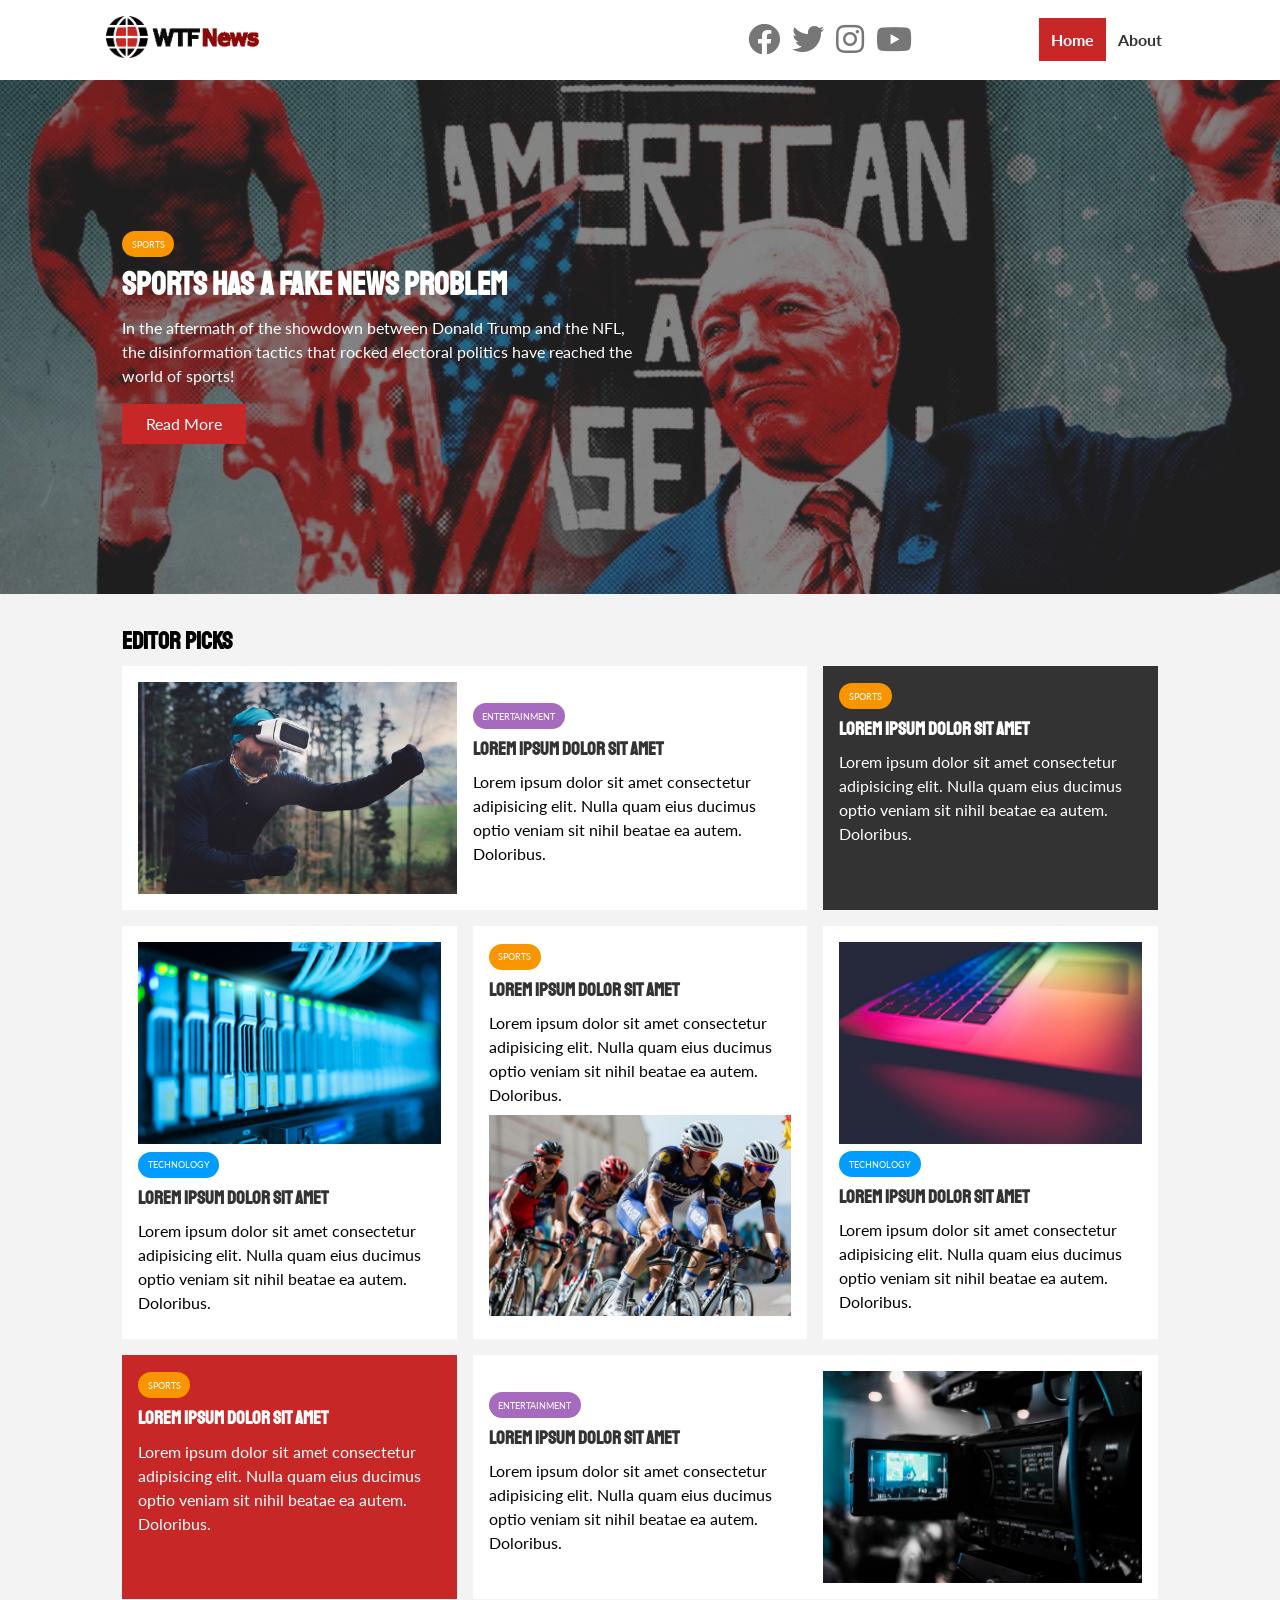
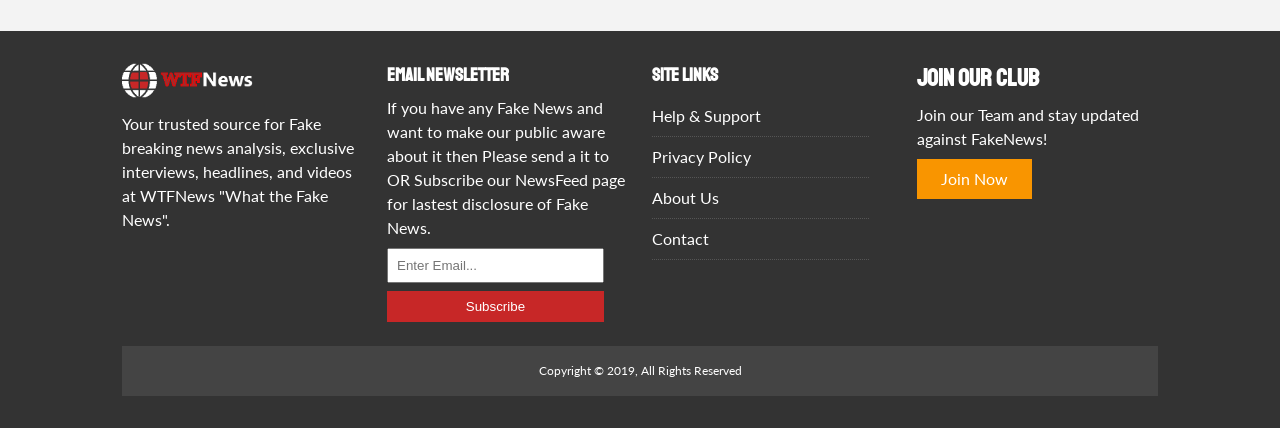
<file: index.html>
<!DOCTYPE html>
<html lang="en">
<head>
  <meta charset="UTF-8">
  <meta name="viewport" content="width=device-width, initial-scale=1.0">
  <meta http-equiv="X-UA-Compatible" content="ie=edge">
  <link rel="stylesheet" href="https://use.fontawesome.com/releases/v5.6.3/css/all.css" integrity="sha384-UHRtZLI+pbxtHCWp1t77Bi1L4ZtiqrqD80Kn4Z8NTSRyMA2Fd33n5dQ8lWUE00s/" crossorigin="anonymous">
  <link href="https://fonts.googleapis.com/css?family=Lato|Staatliches" rel="stylesheet">
  <link rel="stylesheet" href="css/style.css">
  <link rel="stylesheet" media="screen and (max-width: 768px)" href="css/responsive.css">
  <link rel="shortcut icon" type="image/x-icon" href="favicon.ico">
  <title>What The Fake News | Latest News</title>
</head>
<body>
  <nav id="main-nav">
    <div class="container">
      <a href="index.html"><img src="img/logo.png" alt="NewsGrid" class="logo"></a>
      <div class="social">
        <a href="http://facebook.com" target="_blank"><i class="fab fa-facebook fa-2x"></i></a>
        <a href="http://twitter.com" target="_blank"><i class="fab fa-twitter fa-2x"></i></a>
        <a href="http://instagram.com" target="_blank"><i class="fab fa-instagram fa-2x"></i></a>
        <a href="http://youtube.com" target="_blank"><i class="fab fa-youtube fa-2x"></i></a>
      </div>
      <ul>
        <li><a class="current" href="index.html">Home</a></li>
        <li><a href="about.html">About</a></li>
      </ul>
    </div>
  </nav>

  <!-- Showcase -->
  <header id="showcase">
    <div class="container">
      <div class="showcase-container">
        <div class="showcase-content">
          <div class="category category-sports">Sports</div>
          <h1>Sports Has a Fake News Problem</h1>
          <p>In the aftermath of the showdown between Donald Trump and the NFL, the disinformation tactics that rocked electoral politics have reached the world of sports!</p>
          <a href="https://www.theringer.com/sports/2017/10/2/16400992/donald-trump-fake-news-sports-nfl" class="btn btn-primary">Read More</a>
        </div>
      </div>
    </div>
  </header>

  <!-- Home Articles -->
  <section id="home-articles" class="py-2">
    <div class="container">
        <h2>Editor Picks</h2>
        <div class="articles-container">
          <article class="card">
            <img src="img/articles/ent1.jpg" alt="">
            <div>
              <div class="category category-ent">Entertainment</div>
              <h3>
                <a href="article.html">Lorem ipsum dolor sit amet</a>
              </h3>
              <p>Lorem ipsum dolor sit amet consectetur adipisicing elit. Nulla quam eius ducimus optio veniam sit nihil beatae ea autem. Doloribus.</p>
            </div>
          </article>
          <article class="card bg-dark">
            <div class="category category-sports">Sports</div>
            <h3>
              <a href="article.html">Lorem ipsum dolor sit amet</a>
            </h3>
            <p>Lorem ipsum dolor sit amet consectetur adipisicing elit. Nulla quam eius ducimus optio veniam sit nihil beatae ea autem. Doloribus.</p>
          </article>
          <article class="card">
            <img src="img/articles/tech1.jpg" alt="">
            <div class="category category-tech">Technology</div>
            <h3>
              <a href="article.html">Lorem ipsum dolor sit amet</a>
            </h3>
            <p>Lorem ipsum dolor sit amet consectetur adipisicing elit. Nulla quam eius ducimus optio veniam sit nihil beatae ea autem. Doloribus.</p>
          </article>
          <article class="card">
            <div class="category category-sports">Sports</div>
            <h3>
              <a href="article.html">Lorem ipsum dolor sit amet</a>
            </h3>
            <p>Lorem ipsum dolor sit amet consectetur adipisicing elit. Nulla quam eius ducimus optio veniam sit nihil beatae ea autem. Doloribus.</p>
            <img src="img/articles/sports1.jpg" alt="">
          </article>
          <article class="card">
            <img src="img/articles/tech2.jpg" alt="">
            <div class="category category-tech">Technology</div>
            <h3>
              <a href="article.html">Lorem ipsum dolor sit amet</a>
            </h3>
            <p>Lorem ipsum dolor sit amet consectetur adipisicing elit. Nulla quam eius ducimus optio veniam sit nihil beatae ea autem. Doloribus.</p>
          </article>
          <article class="card bg-primary">
            <div class="category category-sports">Sports</div>
            <h3>
              <a href="article.html">Lorem ipsum dolor sit amet</a>
            </h3>
            <p>Lorem ipsum dolor sit amet consectetur adipisicing elit. Nulla quam eius ducimus optio veniam sit nihil beatae ea autem. Doloribus.</p>
          </article>
          <article class="card">
            <div>
              <div class="category category-ent">Entertainment</div>
              <h3>
                <a href="article.html">Lorem ipsum dolor sit amet</a>
              </h3>
              <p>Lorem ipsum dolor sit amet consectetur adipisicing elit. Nulla quam eius ducimus optio veniam sit nihil beatae ea autem. Doloribus.</p>
            </div>
            <img src="img/articles/ent2.jpg" alt="">
          </article>
        </div>
    </div>
  </section>

  <!-- Footer -->
  <footer id="main-footer" class="py-2">
    <div class="container footer-container">
      <div>
        <img src="img/logo_light.png" alt="NewsGrid">
        <p><p>Your trusted source for Fake breaking news analysis, exclusive interviews, headlines, and videos at WTFNews "What the Fake News".</p>
      </div>
      <div>
        <h3>Email Newsletter</h3>
        <p>If you have any Fake News and want to make our public aware about it then Please send a it to OR Subscribe our NewsFeed page for lastest disclosure of Fake News.</p>
        <form>
          <input type="email" placeholder="Enter Email...">
          <input type="submit" value="Subscribe" class="btn btn-primary">
        </form>
      </div>
      <div>
        <h3>Site Links</h3>
        <ul class="list">
          <li><a href="#">Help & Support</a></li>
          <li><a href="#">Privacy Policy</a></li>
          <li><a href="#">About Us</a></li>
          <li><a href="#">Contact</a></li>
        </ul>
      </div>
      <div>
        <h2>Join Our Club</h2>
        <p>Join our Team and stay updated against FakeNews!</p>
        <a href="#" class="btn btn-secondary">Join Now</a>
      </div>
      <div>
        <p>
          Copyright &copy; 2019, All Rights Reserved
        </p>
      </div>
    </div>
  </footer>

</body>
</html>
</file>
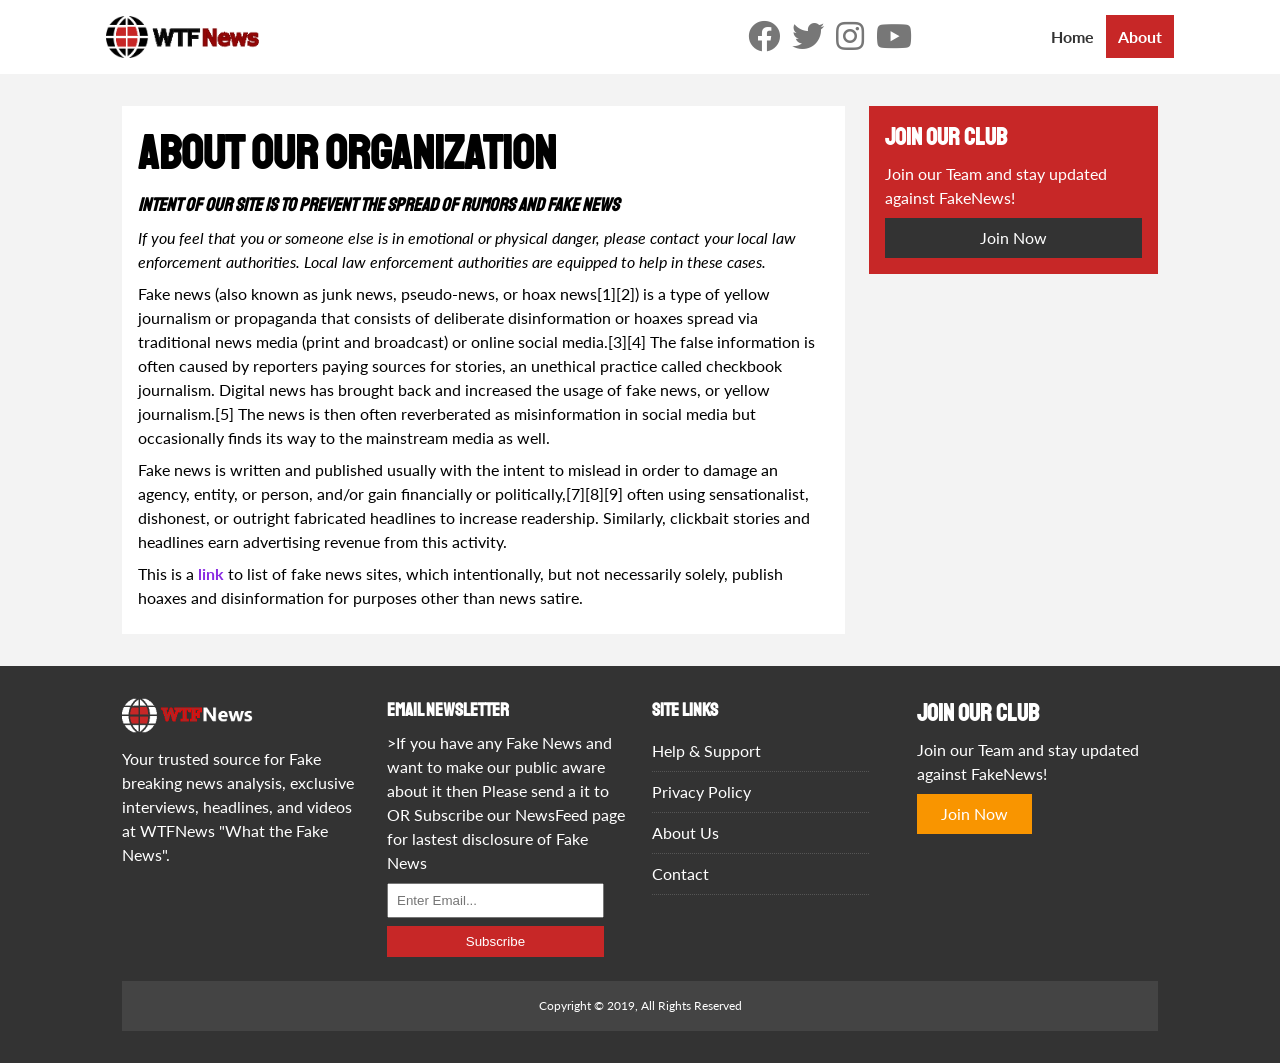
<file: about.html>
<!DOCTYPE html>
<html lang="en">
<head>
  <meta charset="UTF-8">
  <meta name="viewport" content="width=device-width, initial-scale=1.0">
  <meta http-equiv="X-UA-Compatible" content="ie=edge">
  <link rel="stylesheet" href="https://use.fontawesome.com/releases/v5.6.3/css/all.css" integrity="sha384-UHRtZLI+pbxtHCWp1t77Bi1L4ZtiqrqD80Kn4Z8NTSRyMA2Fd33n5dQ8lWUE00s/" crossorigin="anonymous">
  <link href="https://fonts.googleapis.com/css?family=Lato|Staatliches" rel="stylesheet">
  <link rel="stylesheet" href="css/style.css">
  <link rel="stylesheet" media="screen and (max-width: 768px)" href="css/responsive.css">
  <link rel="shortcut icon" type="image/x-icon" href="favicon.ico">
  <title>WTF News | About</title>
</head>
<body>
  <nav id="main-nav">
    <div class="container">
      <img src="img/logo.png" alt="NewsGrid" class="logo">
      <div class="social">
        <a href="http://facebook.com" target="_blank"><i class="fab fa-facebook fa-2x"></i></a>
        <a href="http://twitter.com" target="_blank"><i class="fab fa-twitter fa-2x"></i></a>
        <a href="http://instagram.com" target="_blank"><i class="fab fa-instagram fa-2x"></i></a>
        <a href="http://youtube.com" target="_blank"><i class="fab fa-youtube fa-2x"></i></a>
      </div>
      <ul>
        <li><a href="index.html">Home</a></li>
        <li><a class="current" href="about.html">About</a></li>
      </ul>
    </div>
  </nav>

  <section id="about">
    <div class="container">
      <div class="page-container">
        <article class="card">
          <h1 class="l-heading">About Our Organization</h1>
          <i><h3>Intent of our site is to prevent the spread of rumors and fake news</h3></i>
          <p><i>If you feel that you or someone else is in emotional or physical danger, please contact your local law enforcement authorities. Local law enforcement authorities are equipped to help in these cases.</i></p>
          <p>Fake news (also known as junk news, pseudo-news, or hoax news[1][2]) is a type of yellow journalism or propaganda that consists of deliberate disinformation or hoaxes spread via traditional news media (print and broadcast) or online social media.[3][4] The false information is often caused by reporters paying sources for stories, an unethical practice called checkbook journalism. Digital news has brought back and increased the usage of fake news, or yellow journalism.[5] The news is then often reverberated as misinformation in social media but occasionally finds its way to the mainstream media as well.</p>
          <p>Fake news is written and published usually with the intent to mislead in order to damage an agency, entity, or person, and/or gain financially or politically,[7][8][9] often using sensationalist, dishonest, or outright fabricated headlines to increase readership. Similarly, clickbait stories and headlines earn advertising revenue from this activity.</p>
          <p>This is a <strong><a class="fl" href="https://en.wikipedia.org/wiki/List_of_fake_news_websites#cite_note-10">link </a></strong>to list of fake news sites, which intentionally, but not necessarily solely, publish hoaxes and disinformation for purposes other than news satire.</p>
        </article>
        <aside class="card bg-primary">
          <h2>Join Our Club</h2>
          <p>Join our Team and stay updated against FakeNews!</p>
          <a href="#" class="btn btn-dark btn-block">Join Now</a>
        </aside>
      </div >
    </div>
  </section>

  <!-- Footer -->
  <footer id="main-footer" class="py-2">
    <div class="container footer-container">
      <div>
        <img src="img/logo_light.png" alt="NewsGrid">
        <p>Your trusted source for Fake breaking news analysis, exclusive interviews, headlines, and videos at WTFNews "What the Fake News".</p>
      </div>
      <div>
        <h3>Email Newsletter</h3>
        <p>>If you have any Fake News and want to make our public aware about it then Please send a it to OR Subscribe our NewsFeed page for lastest disclosure of Fake News</p>
        <form>
          <input type="email" placeholder="Enter Email...">
          <input type="submit" value="Subscribe" class="btn btn-primary">
        </form>
      </div>
      <div>
        <h3>Site Links</h3>
        <ul class="list">
          <li><a href="#">Help & Support</a></li>
          <li><a href="#">Privacy Policy</a></li>
          <li><a href="#">About Us</a></li>
          <li><a href="#">Contact</a></li>
        </ul>
      </div>
      <div>
        <h2>Join Our Club</h2>
        <p>Join our Team and stay updated against FakeNews!</p>
        <a href="#" class="btn btn-secondary">Join Now</a>
      </div>
      <div>
        <p>
          Copyright &copy; 2019, All Rights Reserved
        </p>
      </div>
    </div>
  </footer>

</body>
</html>
</file>
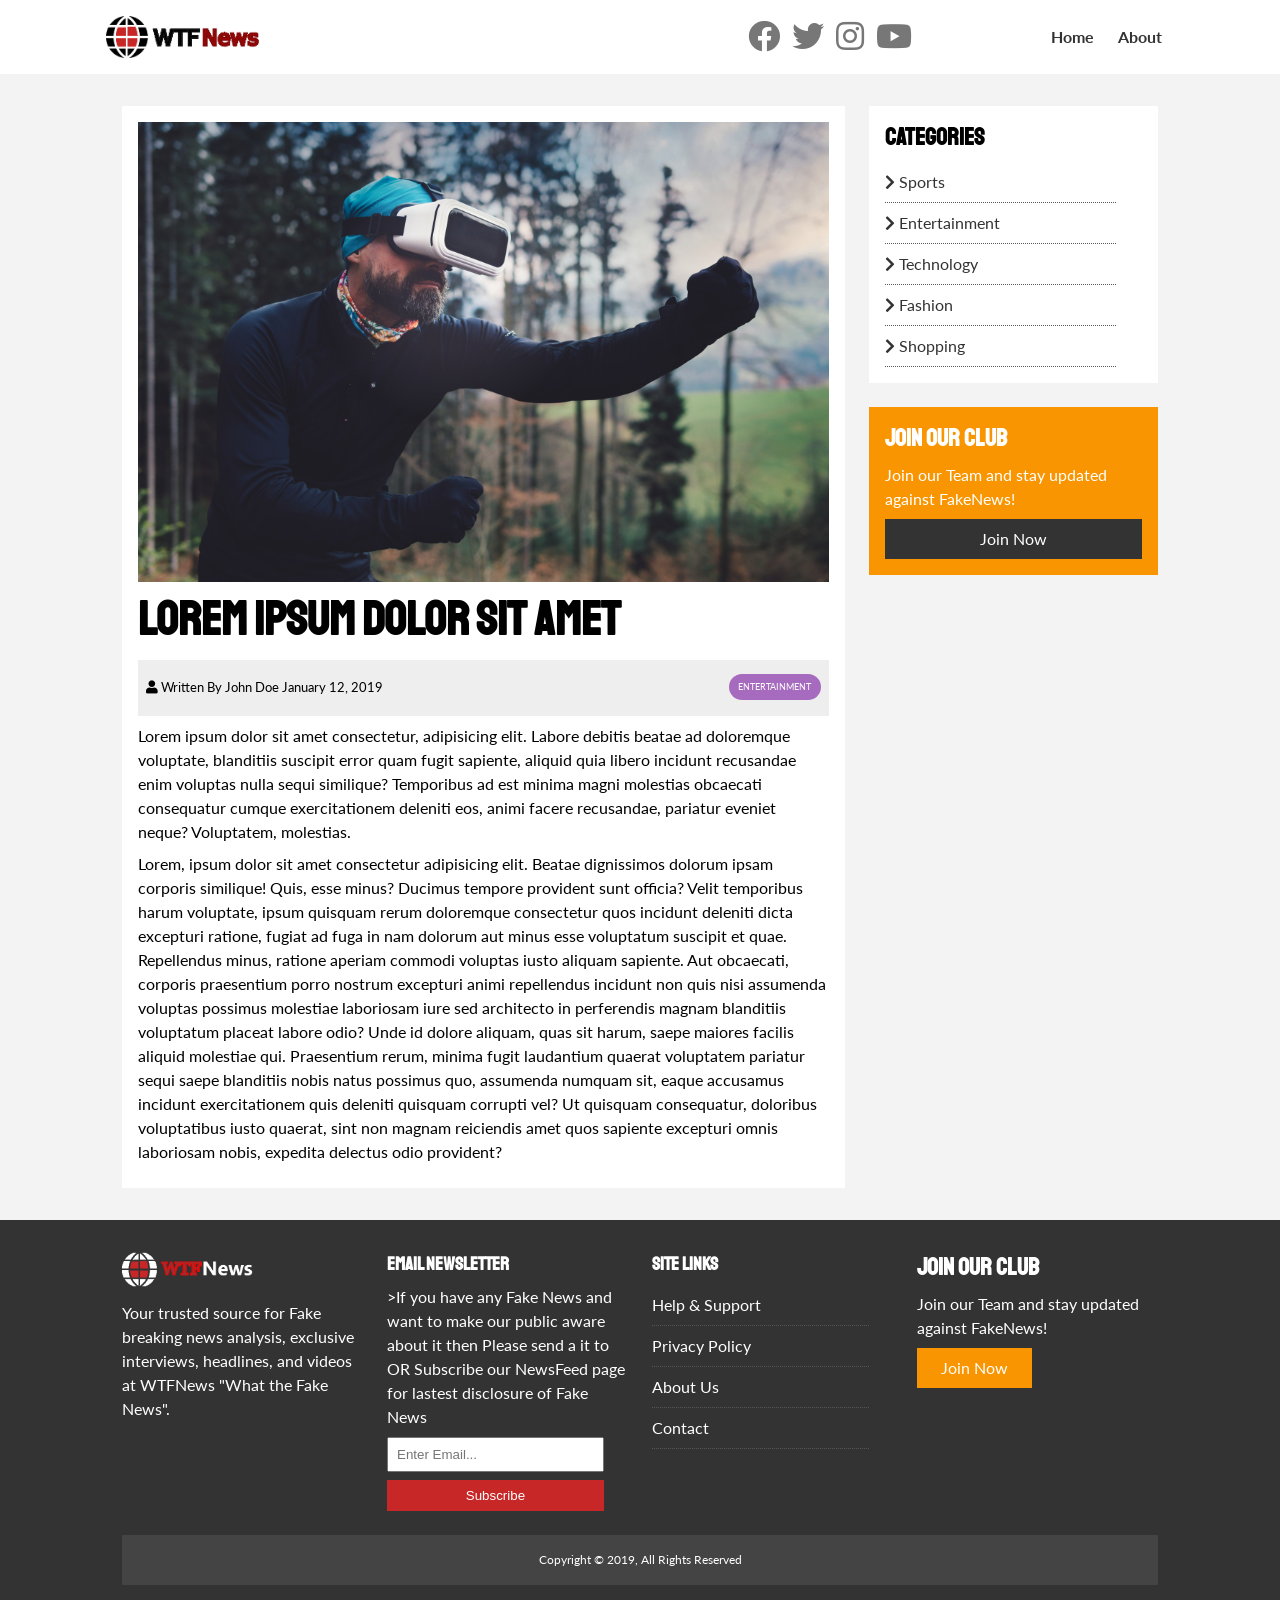
<file: article.html>
<!DOCTYPE html>
<html lang="en">
<head>
  <meta charset="UTF-8">
  <meta name="viewport" content="width=device-width, initial-scale=1.0">
  <meta http-equiv="X-UA-Compatible" content="ie=edge">
  <link rel="stylesheet" href="https://use.fontawesome.com/releases/v5.6.3/css/all.css" integrity="sha384-UHRtZLI+pbxtHCWp1t77Bi1L4ZtiqrqD80Kn4Z8NTSRyMA2Fd33n5dQ8lWUE00s/" crossorigin="anonymous">
  <link href="https://fonts.googleapis.com/css?family=Lato|Staatliches" rel="stylesheet">
  <link rel="stylesheet" href="css/style.css">
  <link rel="stylesheet" media="screen and (max-width: 768px)" href="css/responsive.css">
  <link rel="shortcut icon" type="image/x-icon" href="favicon.ico">
  <title>NewsGrid | Latest News</title>
</head>
<body>
  <nav id="main-nav">
    <div class="container">
      <img src="img/logo.png" alt="NewsGrid" class="logo">
      <div class="social">
        <a href="http://facebook.com" target="_blank"><i class="fab fa-facebook fa-2x"></i></a>
        <a href="http://twitter.com" target="_blank"><i class="fab fa-twitter fa-2x"></i></a>
        <a href="http://instagram.com" target="_blank"><i class="fab fa-instagram fa-2x"></i></a>
        <a href="http://youtube.com" target="_blank"><i class="fab fa-youtube fa-2x"></i></a>
      </div>
      <ul>
        <li><a href="index.html">Home</a></li>
        <li><a href="about.html">About</a></li>
      </ul>
    </div>
  </nav>

  <section id="article">
    <div class="container">
      <div class="page-container">
        <article class="card">
          <img src="img/articles/ent1.jpg" alt="">
          <h1 class="l-heading">Lorem ipsum dolor sit amet</h1>
          <div class="meta">
            <small>
              <i class="fas fa-user"></i> Written By John Doe January 12, 2019
            </small>
            <div class="category category-ent">Entertainment</div>
          </div>
          <p>Lorem ipsum dolor sit amet consectetur, adipisicing elit. Labore debitis beatae ad doloremque voluptate, blanditiis suscipit error quam fugit sapiente, aliquid quia libero incidunt recusandae enim voluptas nulla sequi similique? Temporibus ad est minima magni molestias obcaecati consequatur cumque exercitationem deleniti eos, animi facere recusandae, pariatur eveniet neque? Voluptatem, molestias.</p>
          <p>Lorem, ipsum dolor sit amet consectetur adipisicing elit. Beatae dignissimos dolorum ipsam corporis similique! Quis, esse minus? Ducimus tempore provident sunt officia? Velit temporibus harum voluptate, ipsum quisquam rerum doloremque consectetur quos incidunt deleniti dicta excepturi ratione, fugiat ad fuga in nam dolorum aut minus esse voluptatum suscipit et quae. Repellendus minus, ratione aperiam commodi voluptas iusto aliquam sapiente. Aut obcaecati, corporis praesentium porro nostrum excepturi animi repellendus incidunt non quis nisi assumenda voluptas possimus molestiae laboriosam iure sed architecto in perferendis magnam blanditiis voluptatum placeat labore odio? Unde id dolore aliquam, quas sit harum, saepe maiores facilis aliquid molestiae qui. Praesentium rerum, minima fugit laudantium quaerat voluptatem pariatur sequi saepe blanditiis nobis natus possimus quo, assumenda numquam sit, eaque accusamus incidunt exercitationem quis deleniti quisquam corrupti vel? Ut quisquam consequatur, doloribus voluptatibus iusto quaerat, sint non magnam reiciendis amet quos sapiente excepturi omnis laboriosam nobis, expedita delectus odio provident?</p>
        </article>

        <aside id="categories" class="card">
          <h2>Categories</h2>
          <ul class="list">
            <li><a href="#"><i class="fas fa-chevron-right"></i> Sports</a></li>
            <li><a href="#"><i class="fas fa-chevron-right"></i> Entertainment</a></li>
            <li><a href="#"><i class="fas fa-chevron-right"></i> Technology</a></li>
            <li><a href="#"><i class="fas fa-chevron-right"></i> Fashion</a></li>
            <li><a href="#"><i class="fas fa-chevron-right"></i> Shopping</a></li>
          </ul>
        </aside>

        <aside class="card bg-secondary">
          <h2>Join Our Club</h2>
          <p>Join our Team and stay updated against FakeNews!</p>
          <a href="#" class="btn btn-dark btn-block">Join Now</a>
        </aside>
      </div>
    </div>
  </section>

  <!-- Footer -->
  <footer id="main-footer" class="py-2">
    <div class="container footer-container">
      <div>
        <img src="img/logo_light.png" alt="NewsGrid">
        <p>Your trusted source for Fake breaking news analysis, exclusive interviews, headlines, and videos at WTFNews "What the Fake News".</p>
      </div>
      <div>
        <h3>Email Newsletter</h3>
        <p>>If you have any Fake News and want to make our public aware about it then Please send a it to OR Subscribe our NewsFeed page for lastest disclosure of Fake News</p>
        <form>
          <input type="email" placeholder="Enter Email...">
          <input type="submit" value="Subscribe" class="btn btn-primary">
        </form>
      </div>
      <div>
        <h3>Site Links</h3>
        <ul class="list">
          <li><a href="#">Help & Support</a></li>
          <li><a href="#">Privacy Policy</a></li>
          <li><a href="#">About Us</a></li>
          <li><a href="#">Contact</a></li>
        </ul>
      </div>
      <div>
        <h2>Join Our Club</h2>
        <p>Join our Team and stay updated against FakeNews!</p>
        <a href="#" class="btn btn-secondary">Join Now</a>
      </div>
      <div>
        <p>
          Copyright &copy; 2019, All Rights Reserved
        </p>
      </div>
    </div>
  </footer>

</body>
</html>
</file>
<file: css/style.css>
:root {
  --primary-color: #c72727;
  --secondary-color: #f99500;
  --light-color: #f3f3f3;
  --dark-color: #333;
  --max-width: 1100px;
}

.category {
  --sports-color: #f99500;
  --ent-color: #a66bbe;
  --tech-color: #009cff;
}

* {
  margin: 0;
  padding: 0;
  box-sizing: border-box;
}

body {
  font-family: 'Lato', sans-serif;
  line-height: 1.5;
  background: var(--light-color);
}

a {
  color: #333;
  text-decoration: none;
}

ul {
  list-style: none;
}

p {
  margin: .5rem 0;
}

img {
  width: 100%;
}

h1, h2, h3, h4, h5, h6 {
  font-family: 'Staatliches', cursive;
  margin-bottom: .55rem;
  line-height: 1.3;
}

/* Utility */
.container {
  max-width: var(--max-width);
  margin: auto;
  padding: 0 2rem;
  overflow: hidden;
}

.category {
  display: inline-block;
  color: #fff;
  font-size: 0.55rem;
  text-transform: uppercase;
  padding: 0.4rem 0.6rem;
  border-radius: 15px;
  margin-bottom: 0.5rem;
}

.category-sports { background: var(--sports-color) }
.category-ent { background: var(--ent-color) }
.category-tech { background: var(--tech-color) }

.btn {
  display: inline-block;
  border: none;
  background: var(--dark-color);
  color: #fff;
  padding: 0.5rem 1.5rem;
}

.btn-light { background: var(--light-color) }
.btn-primary { background: var(--primary-color) }
.btn-secondary { background: var(--secondary-color) }

.btn-block {
  display: block;
  width: 100%;
  text-align: center;
}

.btn:hover {
  opacity: 0.9;
}

.card {
  background: #fff;
  padding: 1rem;
}

.bg-dark {
  background: var(--dark-color);
  color: #fff;
}

.bg-primary {
  background: var(--primary-color);
  color: #fff;
}

.bg-secondary {
  background: var(--secondary-color);
  color: #fff;
}

.bg-dark h1,
.bg-dark h2,
.bg-dark h3,
.bg-dark a,
.bg-primary h1,
.bg-primary h2,
.bg-primary h3,
.bg-primary a,
.bg-secondary h1,
.bg-secondary h2,
.bg-secondary h3,
.bg-secondary a {
  color: #fff;
}

.py-1 { padding: 1.5rem 0 }
.py-2 { padding: 2rem 0 }
.py-3 { padding: 3rem 0 }
.p-1 { padding: 1.5rem }
.p-2 { padding: 2rem }
.p-3 { padding: 3rem }

.l-heading {
  font-size: 3rem;
}

.fl{
  color: blueviolet;
}

.list li {
  padding: .5rem 0;
  border-bottom: #555 dotted 1px;
  width: 90%;
}

.list li a:hover {
  color: var(--primary-color) !important;
}

/* Inner page grid container */
.page-container {
  display: grid;
  grid-template-columns: 5fr 2fr;
  margin: 2rem 0;
  grid-gap: 1.5rem;
}

.page-container > *:first-child {
  grid-row: 1 / span 3;
}

/* Navigation */
#main-nav {
  background: #fff;
  position: sticky;
  top: 0;
  z-index: 2;
}

#main-nav .container {
  display: grid;
  grid-template-columns: 6fr 3fr 2fr;
  padding: 1rem;
  align-items: center;
}

#main-nav .logo {
  width: 180px;
}

#main-nav ul {
  justify-self: end;
  display: flex;
}

#main-nav ul li a {
  padding: 0.75rem;
  font-weight: bold;
}

#main-nav ul li a.current {
  background: var(--primary-color);
  color: #fff;
}

#main-nav ul li a:hover {
  background: var(--light-color);
  color: var(--dark-color);
}

#main-nav .social {
  justify-self: center;
}

#main-nav .social i {
  color: #777;
  margin-right: .5rem;
}

/* Showcase */
#showcase {
  color: #fff;
  background: #333;
  padding: 2rem;
  position: relative;
}

#showcase:before {
  content: '';
  background: url('../img/featured.jpg') no-repeat center center/cover;
  position: absolute;
  top: 0;
  left: 0;
  width: 100%;
  height: 100%;
  opacity: 0.4;
}

#showcase .showcase-container {
  display: grid;
  grid-template-columns: repeat(2, 1fr);
  justify-content: center;
  align-items: center;
  height: 50vh;
}

#showcase .showcase-content {
  z-index: 1;
}

#showcase .showcase-content p {
  margin-bottom: 1rem;
}

/* Home Articles */
#home-articles .articles-container {
  display: grid;
  grid-template-columns: repeat(3, 1fr);
  grid-gap: 1rem;
}

#home-articles .articles-container > *:first-child,
#home-articles .articles-container > *:last-child {
  display: grid;
  grid-template-columns: repeat(2, 1fr);
  grid-gap: 1rem;
  align-items: center;
  grid-column: 1 / span 2;
}

#home-articles .articles-container > *:last-child {
  grid-column: 2 / span 2;
}

#article .meta {
  display: flex;
  justify-content: space-between;
  align-items: center;
  background: #eee;
  padding: 0.5rem;
}

#article .meta .category {
  margin-top: 0.4rem;
}

/* Footer */
#main-footer {
  background: var(--dark-color);
  color: #fff;
}

#main-footer img {
  width: 150px;
}

#main-footer a {
  color: #fff;
}

#main-footer .footer-container {
  display: grid;
  grid-template-columns: repeat(4, 1fr);
  grid-gap: 1.5rem;
}

#main-footer .footer-container > *:last-child {
  background: #444;
  grid-column: 1 / span 4;
  padding: .5rem;
  text-align: center;
  font-size: 0.75rem;
}

#main-footer .footer-container input[type='email'] {
  width: 90%;
  padding: 0.5rem;
  margin-bottom: 0.5rem;
}

#main-footer .footer-container input[type='submit'] {
  width: 90%;
}
</file>
<file: css/responsive.css>
/* Navigation */
#main-nav .social {
  display: none;
}

#main-nav .container {
  grid-template-columns: 1fr;
  grid-gap: 1.2rem;
}

#main-nav ul,
#main-nav .logo {
  justify-self: center;
}

#main-nav ul li a {
  padding: 0.50rem;
}

#home-articles .articles-container {
  grid-template-columns: repeat(2, 1fr);
}

#home-articles .articles-container > *:first-child,
#home-articles .articles-container > *:last-child {
  grid-template-columns: 1fr;
  grid-column: 1;
}

@media(max-width: 600px) {
  /* Stack Grid Items */
  #showcase .showcase-container,
  #home-articles .articles-container,
  #main-footer .footer-container {
    grid-template-columns: 1fr;
  }

  #main-footer .footer-container > *:last-child {
    grid-column: 1;
  }

  #main-footer .footer-container > *:first-child,
  #main-footer .footer-container > *:nth-child(2){
    border-bottom: #444 dotted 1px;
    padding-bottom: 1rem;
  }

  .page-container {
    grid-template-columns: 1fr;
    text-align: center;
  }

  .page-container > *:first-child {
    grid-row: 1;
  }

  .l-heading {
    font-size: 2rem;
  }
}
</file>
